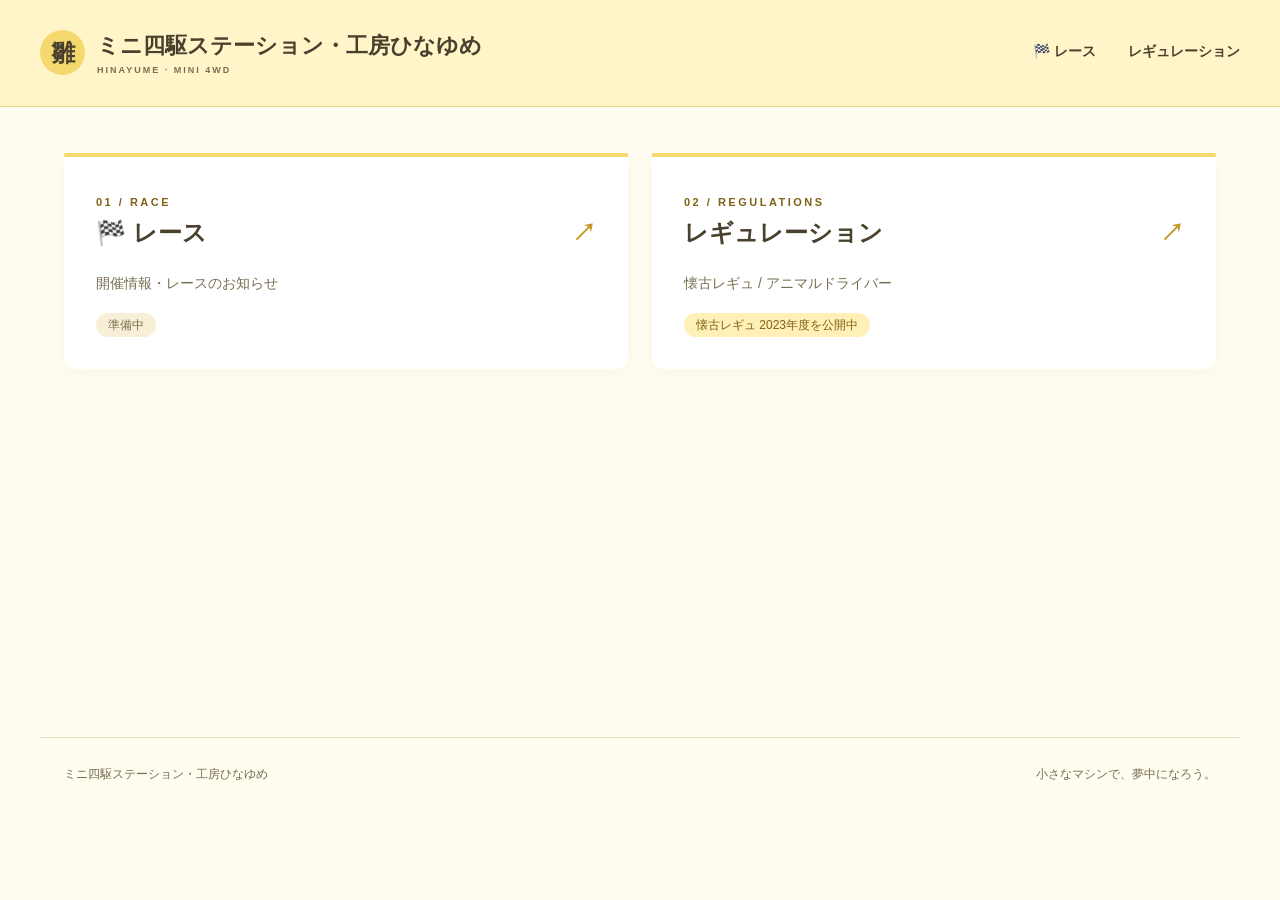
<file: docs/index.html>
<!doctype html>
<html lang="ja"><head><meta charset="utf-8"><meta name="viewport" content="width=device-width,initial-scale=1">
<title>ホーム | ミニ四駆ステーション・工房ひなゆめ</title><meta name="description" content="ミニ四駆ステーション・工房ひなゆめ。レース情報と、懐古レギュ・アニマルドライバーのレギュレーション。">
<link rel="icon" href="favicon.svg" type="image/svg+xml"><link rel="stylesheet" href="style.css?v=3"></head>
<body><a class="skip" href="#main">本文へ移動</a><header><a class="brand" href="index.html"><span class="brand-icon">雛</span><span>ミニ四駆ステーション・工房ひなゆめ<small>HINAYUME · MINI 4WD</small></span></a>
<nav aria-label="メインメニュー"><a href="race/index.html">🏁 レース</a><a href="regulations/index.html">レギュレーション</a></nav></header>
<main id="main"><h1 class="visually-hidden">ミニ四駆ステーション・工房ひなゆめ</h1>
<section class="entry-grid"><a class="entry" href="race/index.html"><span class="eyebrow">01 / RACE</span><h2>🏁 レース <span>↗</span></h2><p>開催情報・レースのお知らせ</p><small>準備中</small></a><a class="entry" href="regulations/index.html"><span class="eyebrow">02 / REGULATIONS</span><h2>レギュレーション <span>↗</span></h2><p>懐古レギュ / アニマルドライバー</p><small class="live">懐古レギュ 2023年度を公開中</small></a></section></main><footer><a href="index.html">ミニ四駆ステーション・工房ひなゆめ</a><span>小さなマシンで、夢中になろう。</span></footer></body></html>
</file>
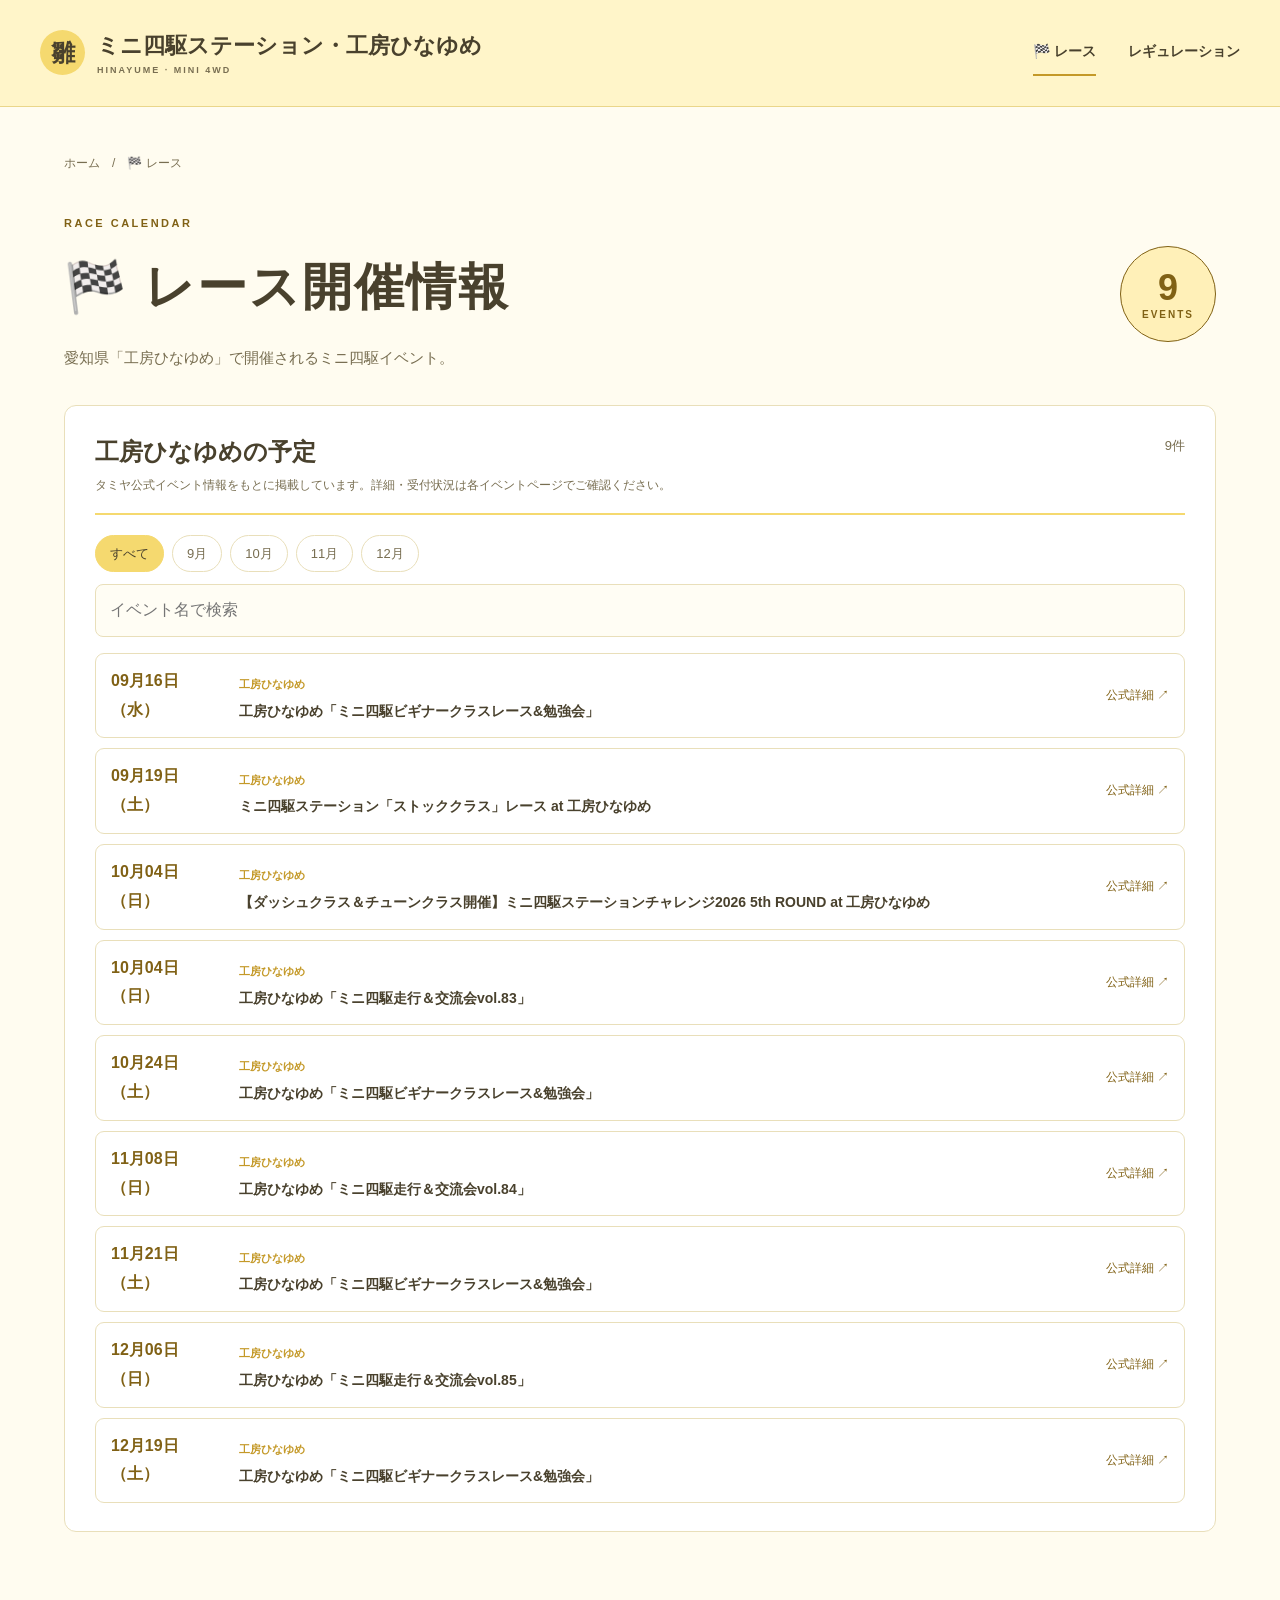
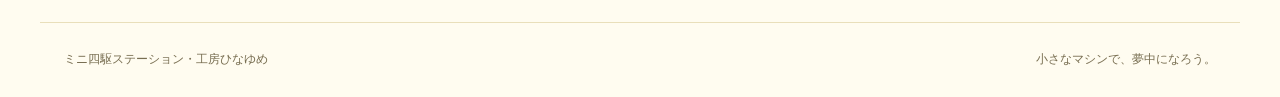
<file: docs/race/index.html>
<!doctype html>
<html lang="ja"><head><meta charset="utf-8"><meta name="viewport" content="width=device-width,initial-scale=1">
<title>🏁 レース | ミニ四駆ステーション・工房ひなゆめ</title><meta name="description" content="ミニ四駆ステーション・工房ひなゆめ。レース情報と、懐古レギュ・アニマルドライバーのレギュレーション。">
<link rel="icon" href="../favicon.svg" type="image/svg+xml"><link rel="stylesheet" href="../style.css?v=3"></head>
<body><a class="skip" href="#main">本文へ移動</a><header><a class="brand" href="../index.html"><span class="brand-icon">雛</span><span>ミニ四駆ステーション・工房ひなゆめ<small>HINAYUME · MINI 4WD</small></span></a>
<nav aria-label="メインメニュー"><a href="../race/index.html" aria-current="page">🏁 レース</a><a href="../regulations/index.html">レギュレーション</a></nav></header>
<main id="main"><div class="breadcrumb"><a href="../index.html">ホーム</a><span>/</span>🏁 レース</div><div class="race-heading"><div><p class="eyebrow">RACE CALENDAR</p><h1>🏁 レース開催情報</h1><p class="intro">愛知県「工房ひなゆめ」で開催されるミニ四駆イベント。</p></div><div class="roundel">9<small>EVENTS</small></div></div>
<section class="race-panel" aria-labelledby="race-list-heading"><div class="race-toolbar"><div><h2 id="race-list-heading">工房ひなゆめの予定</h2><p class="note">タミヤ公式イベント情報をもとに掲載しています。詳細・受付状況は各イベントページでご確認ください。</p></div><span id="race-count" class="race-count"></span></div><div id="race-months" class="race-months" role="group" aria-label="月で絞り込む"></div><label class="race-search"><span class="visually-hidden">イベント名で検索</span><input id="race-q" type="search" placeholder="イベント名で検索" autocomplete="off"></label><div id="race-list" class="race-list"></div><p id="race-empty" class="parts-empty" hidden>該当するイベントがありません。</p></section></main><footer><a href="../index.html">ミニ四駆ステーション・工房ひなゆめ</a><span>小さなマシンで、夢中になろう。</span></footer><script>
(function(){
  var events=[{"date": "2026-09-16", "shop": "工房ひなゆめ", "name": "工房ひなゆめ「ミニ四駆ビギナークラスレース&勉強会」", "url": "https://www.tamiya.com/japan/event/tamiya_event_26731"}, {"date": "2026-09-19", "shop": "工房ひなゆめ", "name": "ミニ四駆ステーション「ストッククラス」レース at 工房ひなゆめ", "url": "https://www.tamiya.com/japan/event/m4stsc2026_0806_049"}, {"date": "2026-10-04", "shop": "工房ひなゆめ", "name": "【ダッシュクラス＆チューンクラス開催】ミニ四駆ステーションチャレンジ2026 5th ROUND at 工房ひなゆめ", "url": "https://www.tamiya.com/japan/event/m4stc2026_5th_0909_027"}, {"date": "2026-10-04", "shop": "工房ひなゆめ", "name": "工房ひなゆめ「ミニ四駆走行＆交流会vol.83」", "url": "https://www.tamiya.com/japan/event/tamiya_event_26724"}, {"date": "2026-10-24", "shop": "工房ひなゆめ", "name": "工房ひなゆめ「ミニ四駆ビギナークラスレース&勉強会」", "url": "https://www.tamiya.com/japan/event/tamiya_event_26732"}, {"date": "2026-11-08", "shop": "工房ひなゆめ", "name": "工房ひなゆめ「ミニ四駆走行＆交流会vol.84」", "url": "https://www.tamiya.com/japan/event/tamiya_event_26725"}, {"date": "2026-11-21", "shop": "工房ひなゆめ", "name": "工房ひなゆめ「ミニ四駆ビギナークラスレース&勉強会」", "url": "https://www.tamiya.com/japan/event/tamiya_event_26733"}, {"date": "2026-12-06", "shop": "工房ひなゆめ", "name": "工房ひなゆめ「ミニ四駆走行＆交流会vol.85」", "url": "https://www.tamiya.com/japan/event/tamiya_event_26726"}, {"date": "2026-12-19", "shop": "工房ひなゆめ", "name": "工房ひなゆめ「ミニ四駆ビギナークラスレース&勉強会」", "url": "https://www.tamiya.com/japan/event/tamiya_event_26734"}], list=document.getElementById('race-list'), months=document.getElementById('race-months'), q=document.getElementById('race-q'), count=document.getElementById('race-count'), empty=document.getElementById('race-empty'), active='all';
  var labels={'09':'9月','10':'10月','11':'11月','12':'12月'};
  function dateText(value){var p=value.split('-'), d=new Date(value+'T00:00:00'); return p[1]+'月'+p[2]+'日（'+['日','月','火','水','木','金','土'][d.getDay()]+'）';}
  function renderMonths(){var keys=[]; events.forEach(function(e){var m=e.date.slice(5,7); if(keys.indexOf(m)<0)keys.push(m);}); months.innerHTML='<button class="race-chip on" data-month="all">すべて</button>'+keys.map(function(m){return '<button class="race-chip" data-month="'+m+'">'+labels[m]+'</button>';}).join(''); [].forEach.call(months.children,function(b){b.addEventListener('click',function(){active=b.dataset.month; [].forEach.call(months.children,function(x){x.classList.toggle('on',x===b);}); render();});});}
  function render(){var term=q.value.trim().toLowerCase(), hit=events.filter(function(e){return (active==='all'||e.date.slice(5,7)===active)&&(!term||e.name.toLowerCase().indexOf(term)>-1);}); list.innerHTML=hit.map(function(e){return '<article class="race-card"><div class="race-date">'+dateText(e.date)+'</div><div class="race-info"><span class="race-shop">'+e.shop+'</span><h3>'+e.name+'</h3></div><a class="race-detail" href="'+e.url+'" target="_blank" rel="noopener">公式詳細 ↗</a></article>';}).join(''); count.textContent=hit.length+'件'; empty.hidden=hit.length>0;}
  q.addEventListener('input',render); renderMonths(); render();
})();
</script></body></html>
</file>
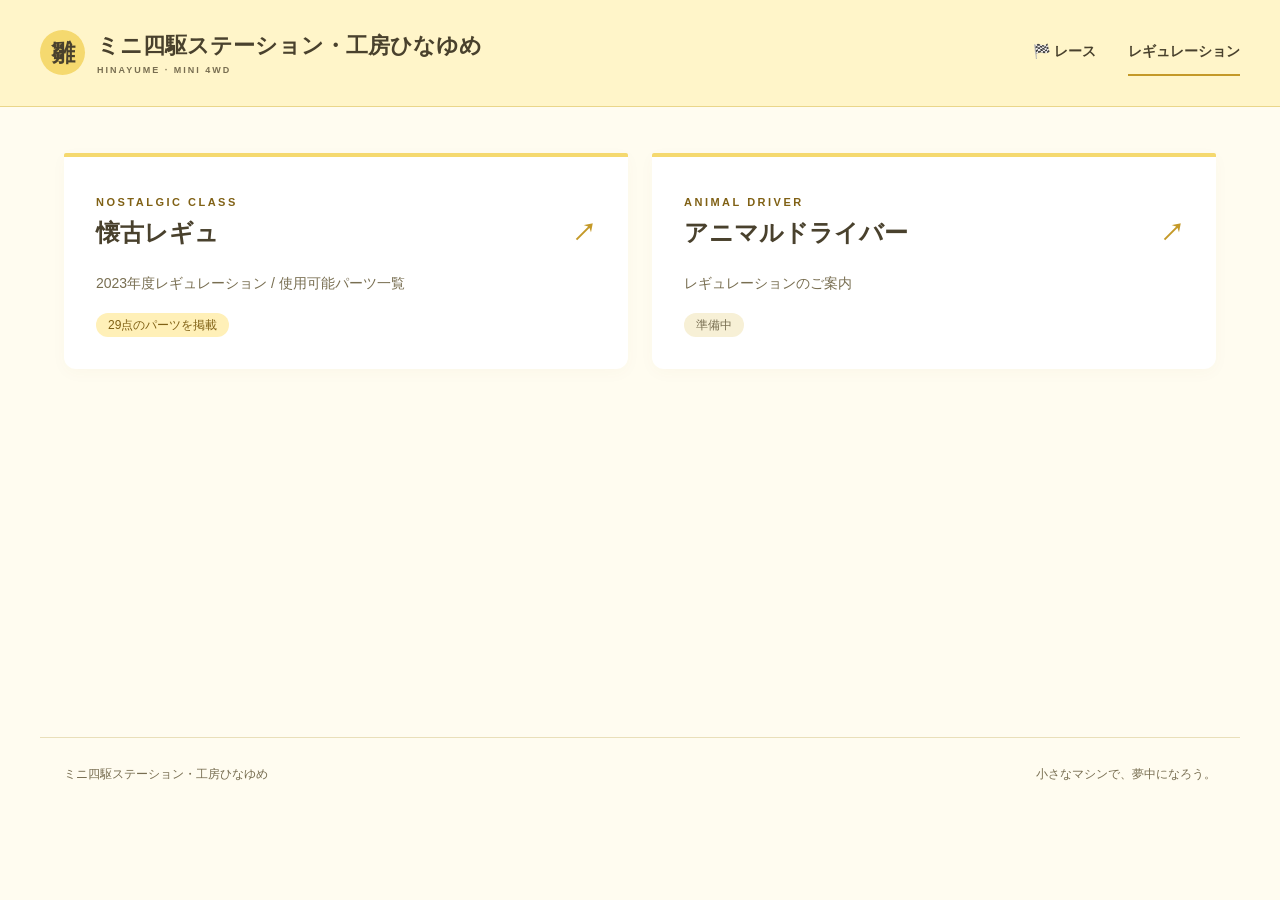
<file: docs/regulations/index.html>
<!doctype html>
<html lang="ja"><head><meta charset="utf-8"><meta name="viewport" content="width=device-width,initial-scale=1">
<title>レギュレーション | ミニ四駆ステーション・工房ひなゆめ</title><meta name="description" content="ミニ四駆ステーション・工房ひなゆめ。レース情報と、懐古レギュ・アニマルドライバーのレギュレーション。">
<link rel="icon" href="../favicon.svg" type="image/svg+xml"><link rel="stylesheet" href="../style.css?v=3"></head>
<body><a class="skip" href="#main">本文へ移動</a><header><a class="brand" href="../index.html"><span class="brand-icon">雛</span><span>ミニ四駆ステーション・工房ひなゆめ<small>HINAYUME · MINI 4WD</small></span></a>
<nav aria-label="メインメニュー"><a href="../race/index.html">🏁 レース</a><a href="../regulations/index.html" aria-current="page">レギュレーション</a></nav></header>
<main id="main"><h1 class="visually-hidden">レギュレーション</h1><section class="entry-grid"><a class="entry" href="kaiko/index.html"><span class="eyebrow">NOSTALGIC CLASS</span><h2>懐古レギュ <span>↗</span></h2><p>2023年度レギュレーション / 使用可能パーツ一覧</p><small class="live">29点のパーツを掲載</small></a><a class="entry" href="animal/index.html"><span class="eyebrow">ANIMAL DRIVER</span><h2>アニマルドライバー <span>↗</span></h2><p>レギュレーションのご案内</p><small>準備中</small></a></section></main><footer><a href="../index.html">ミニ四駆ステーション・工房ひなゆめ</a><span>小さなマシンで、夢中になろう。</span></footer></body></html>
</file>
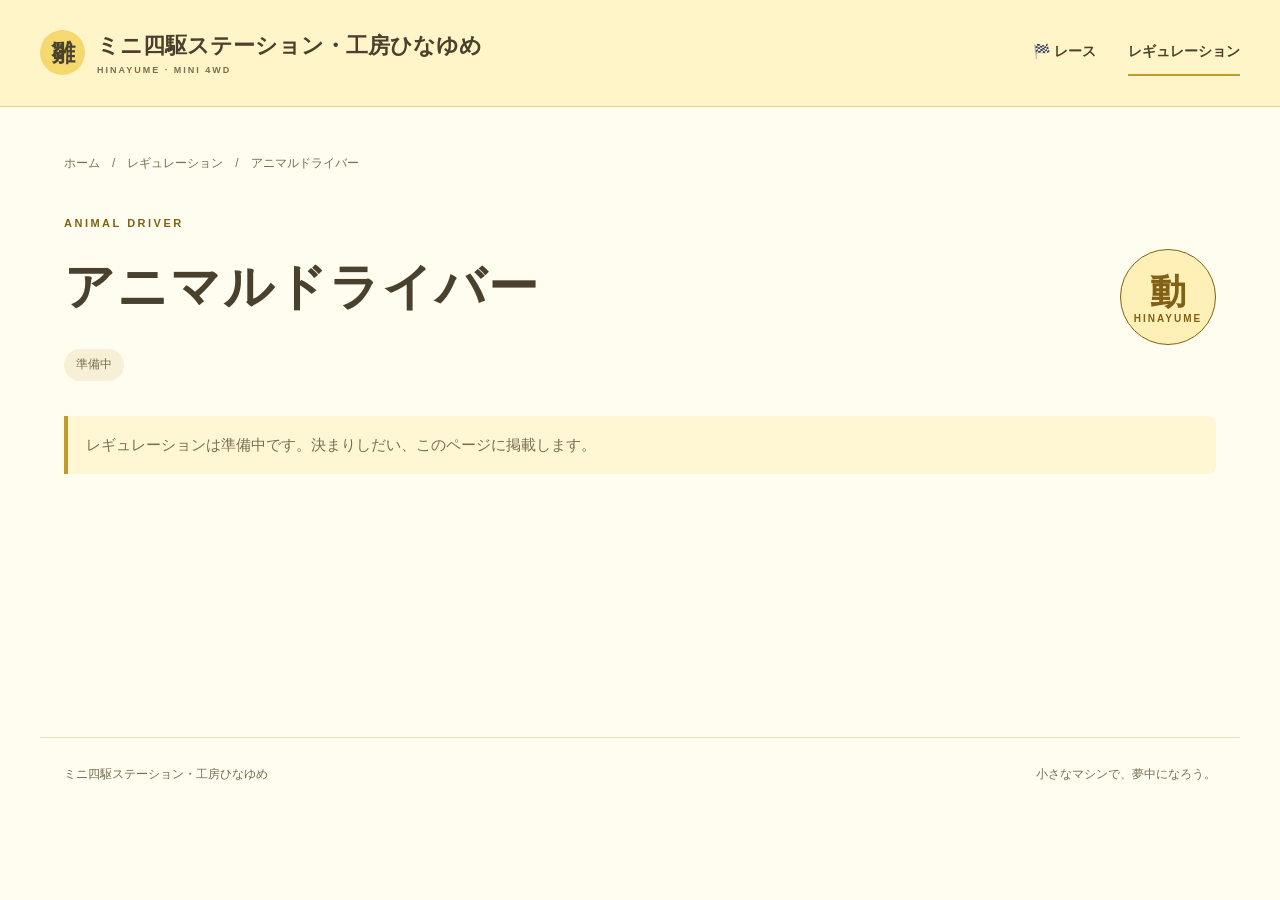
<file: docs/regulations/animal/index.html>
<!doctype html>
<html lang="ja"><head><meta charset="utf-8"><meta name="viewport" content="width=device-width,initial-scale=1">
<title>アニマルドライバー | ミニ四駆ステーション・工房ひなゆめ</title><meta name="description" content="ミニ四駆ステーション・工房ひなゆめ。レース情報と、懐古レギュ・アニマルドライバーのレギュレーション。">
<link rel="icon" href="../../favicon.svg" type="image/svg+xml"><link rel="stylesheet" href="../../style.css?v=3"></head>
<body><a class="skip" href="#main">本文へ移動</a><header><a class="brand" href="../../index.html"><span class="brand-icon">雛</span><span>ミニ四駆ステーション・工房ひなゆめ<small>HINAYUME · MINI 4WD</small></span></a>
<nav aria-label="メインメニュー"><a href="../../race/index.html">🏁 レース</a><a href="../../regulations/index.html" aria-current="page">レギュレーション</a></nav></header>
<main id="main"><div class="breadcrumb"><a href="../../index.html">ホーム</a><span>/</span><a href="../index.html">レギュレーション</a><span>/</span>アニマルドライバー</div><div class="page-heading"><div><p class="eyebrow">ANIMAL DRIVER</p><h1>アニマルドライバー</h1><span class="status">準備中</span></div><div class="roundel">動<small>HINAYUME</small></div></div><div class="rule"><p class="note-box">レギュレーションは準備中です。決まりしだい、このページに掲載します。</p></div></main><footer><a href="../../index.html">ミニ四駆ステーション・工房ひなゆめ</a><span>小さなマシンで、夢中になろう。</span></footer></body></html>
</file>
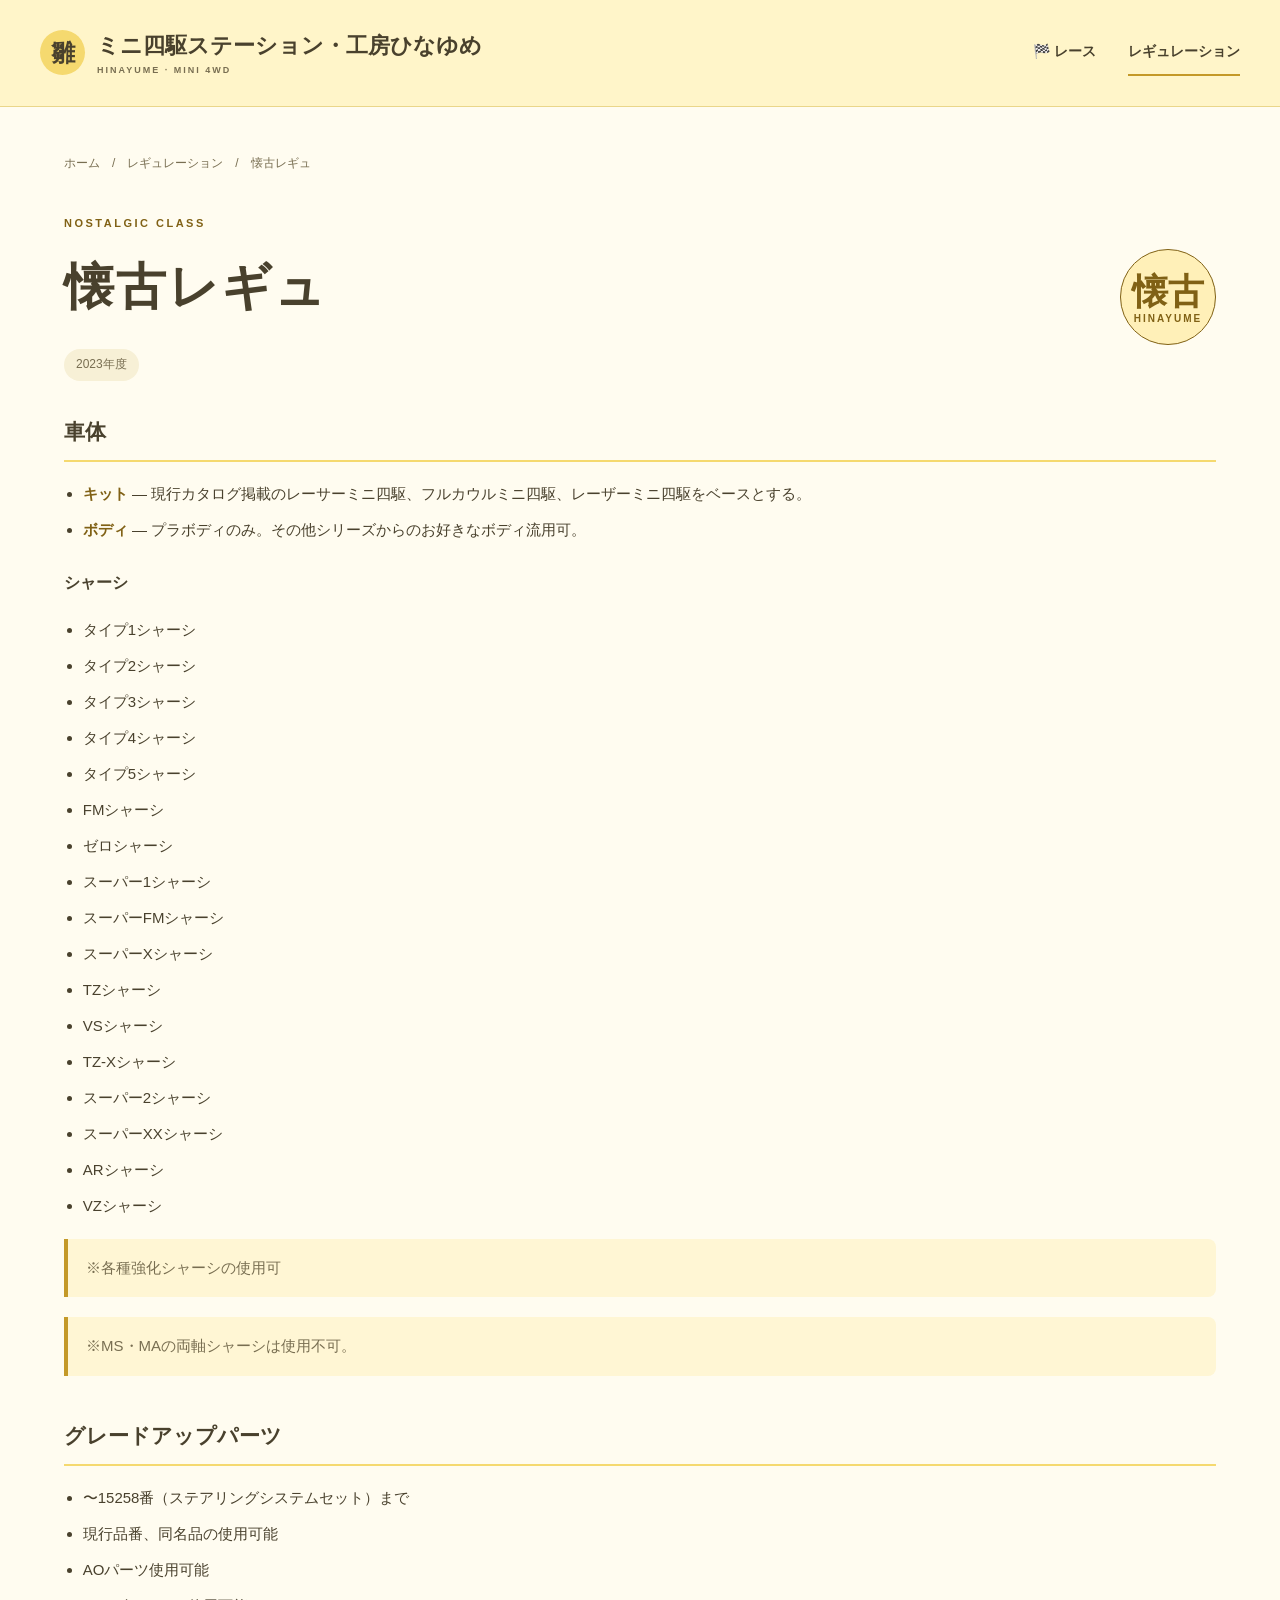
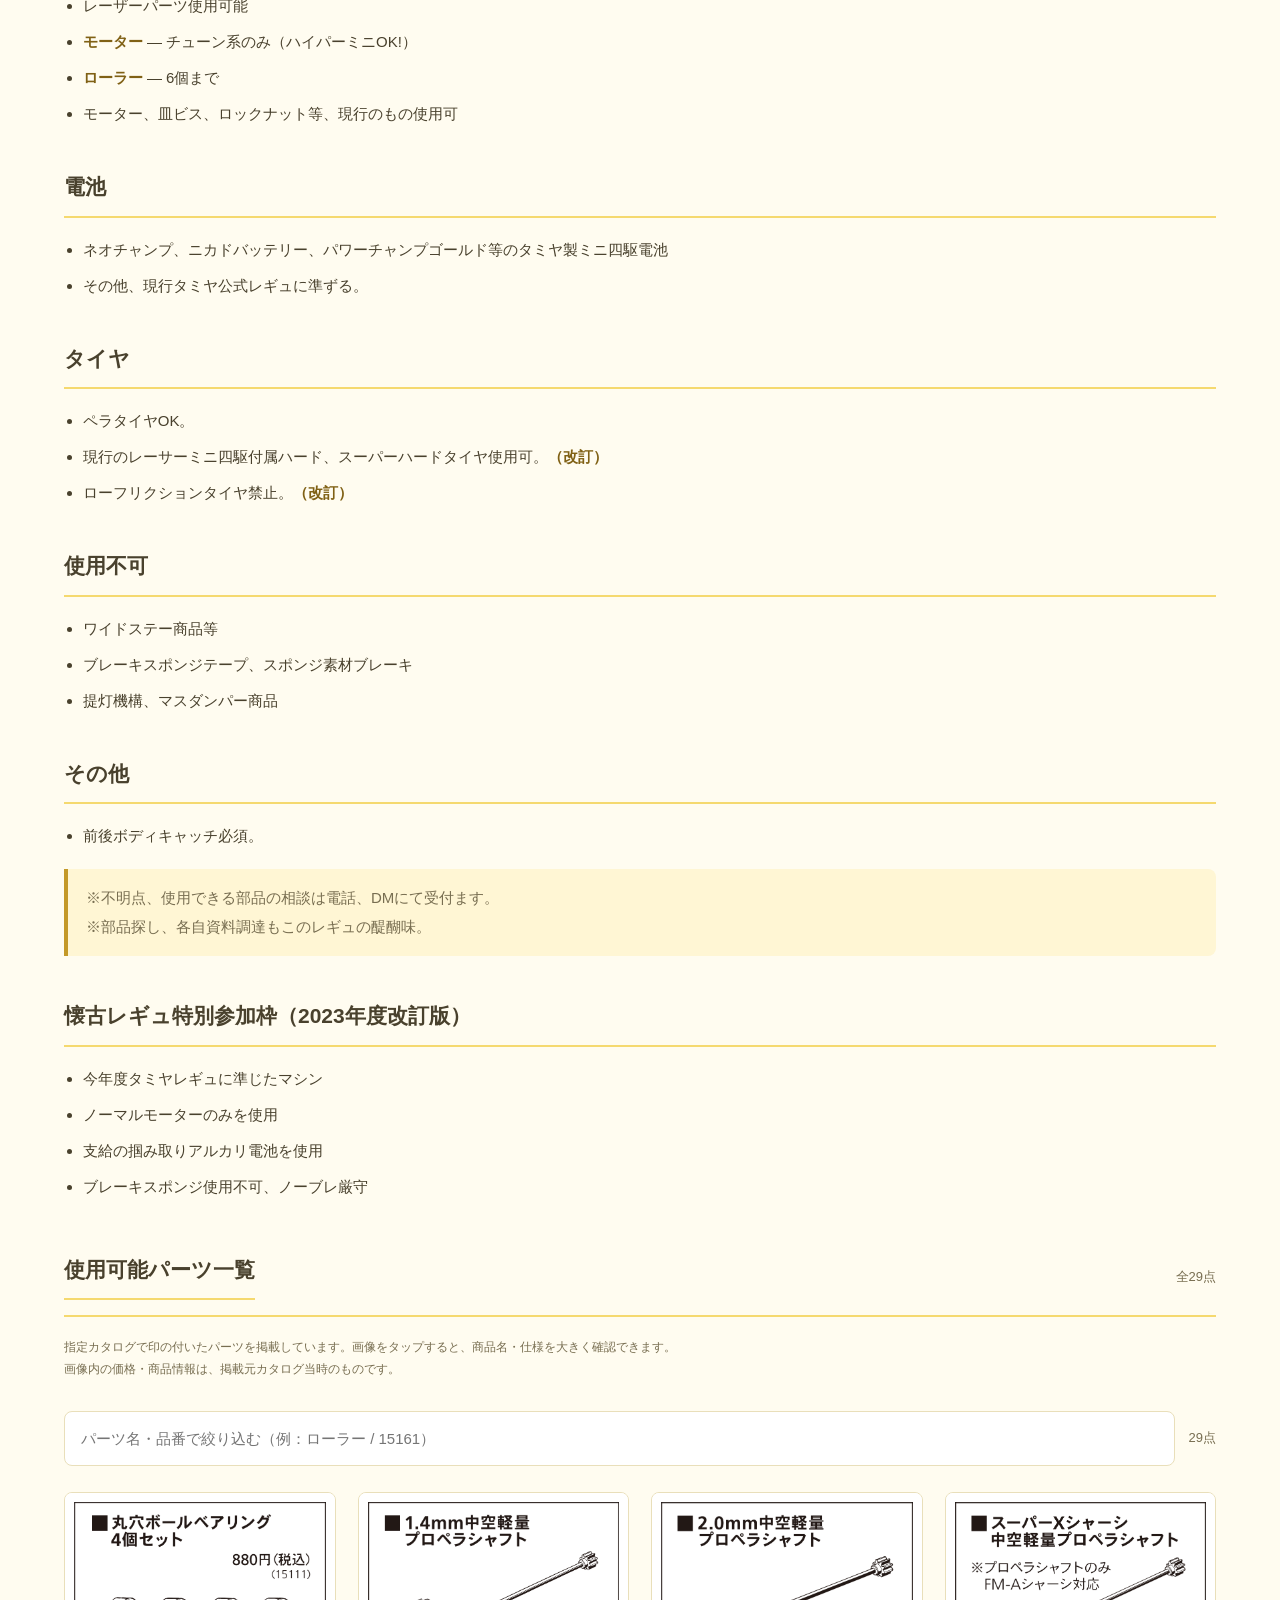
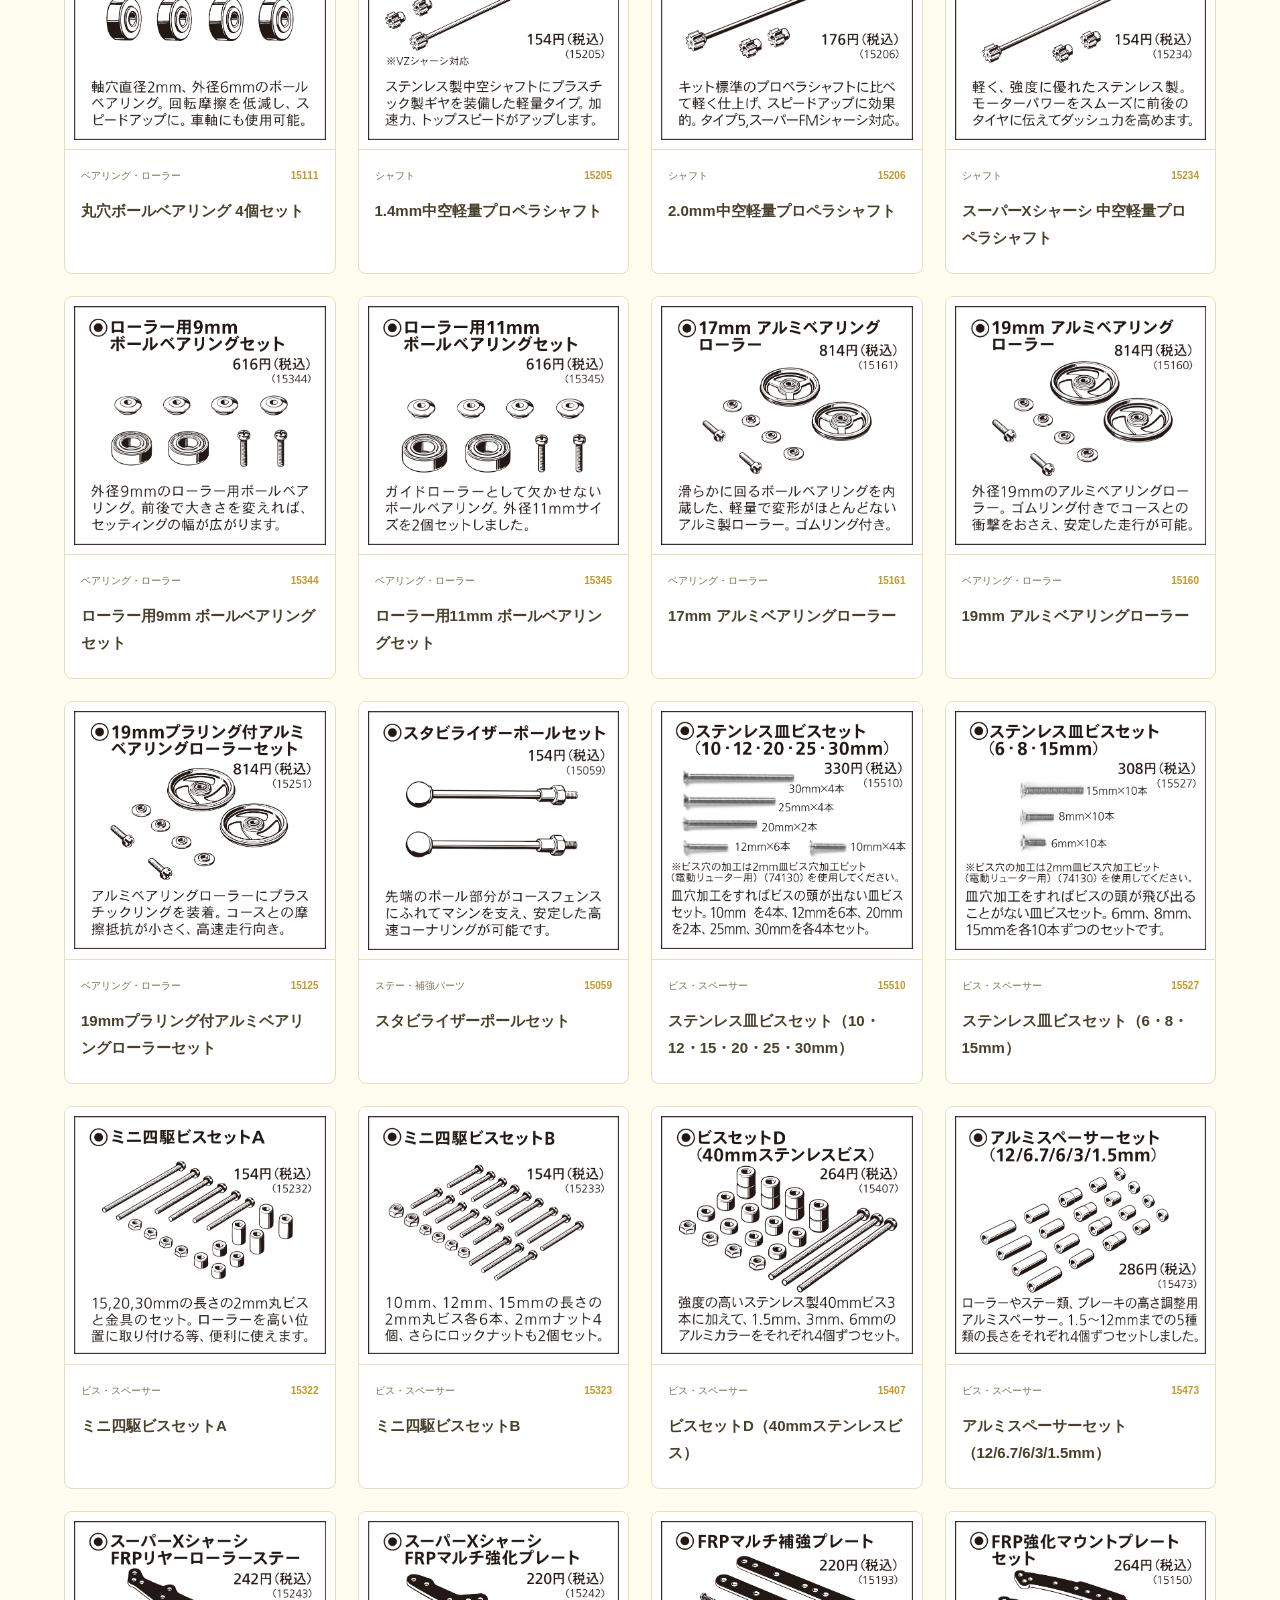
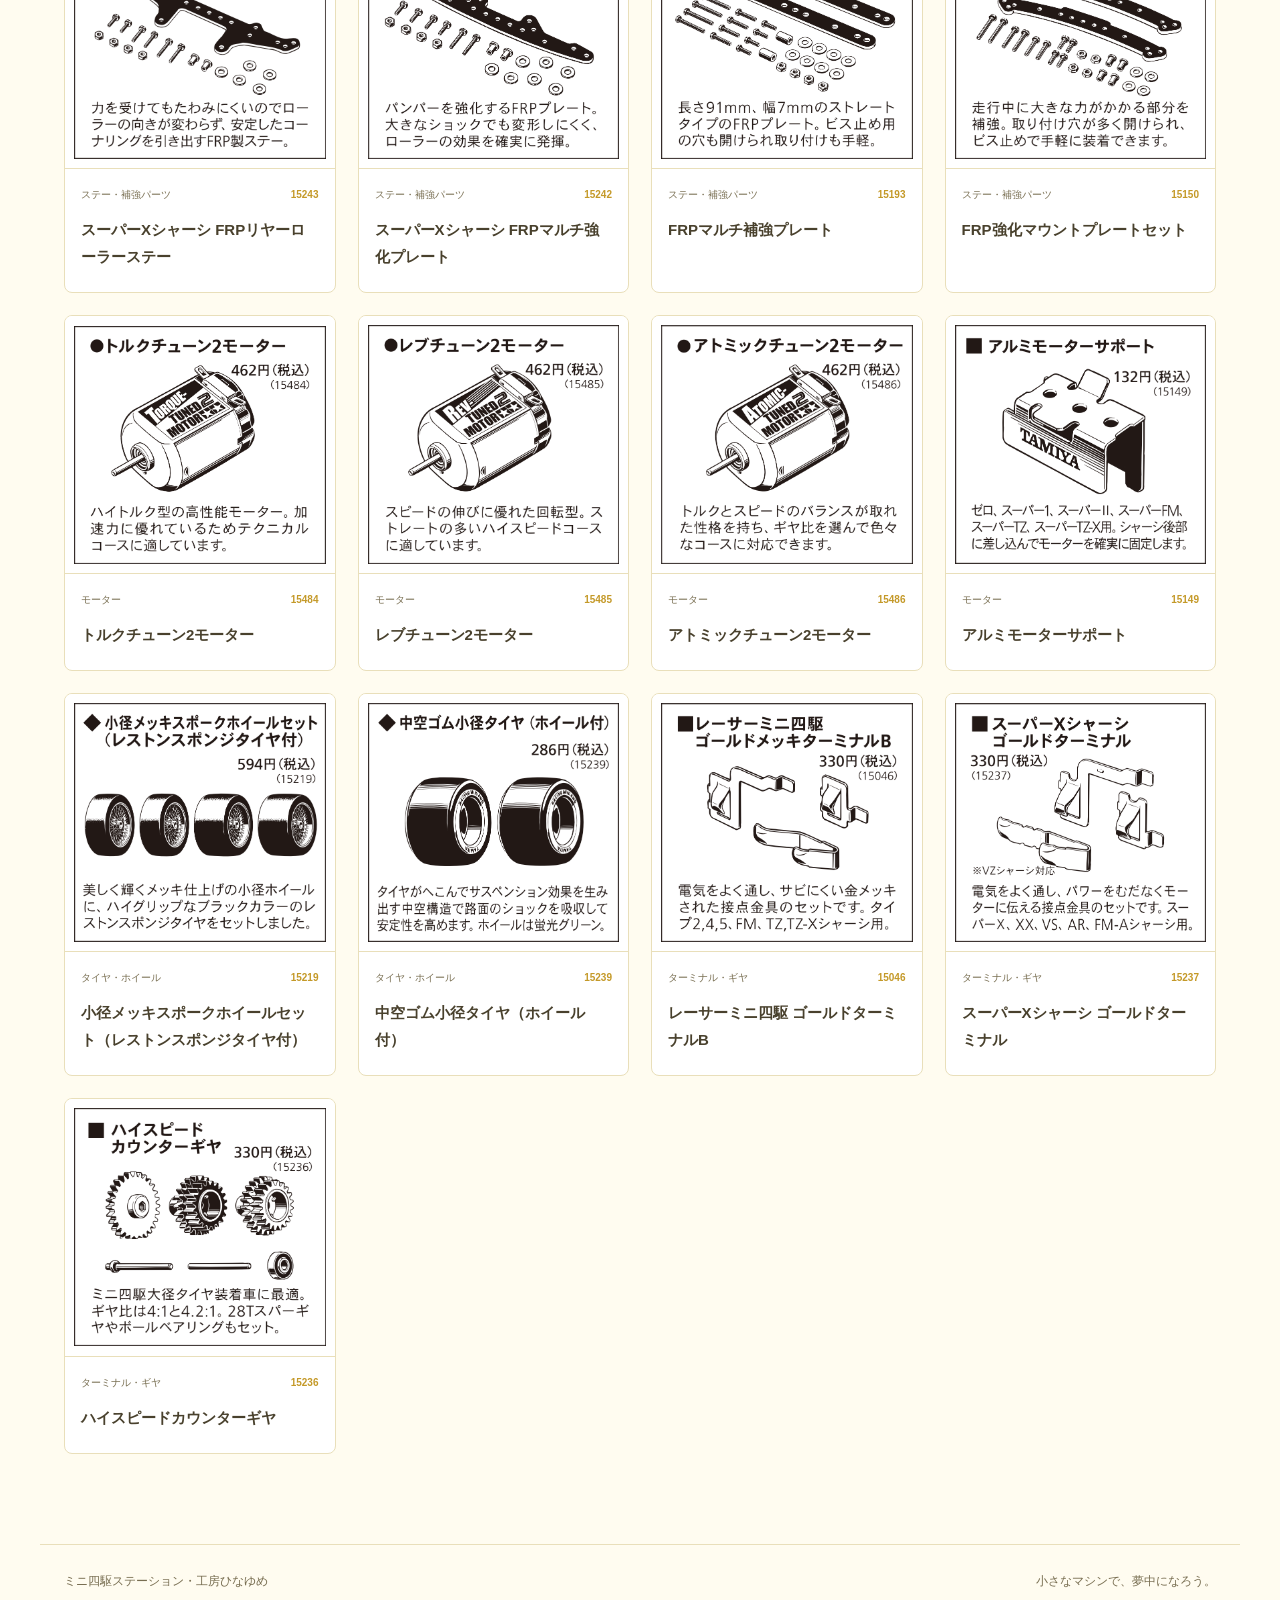
<file: docs/regulations/kaiko/index.html>
<!doctype html>
<html lang="ja"><head><meta charset="utf-8"><meta name="viewport" content="width=device-width,initial-scale=1">
<title>懐古レギュ | ミニ四駆ステーション・工房ひなゆめ</title><meta name="description" content="ミニ四駆ステーション・工房ひなゆめ。レース情報と、懐古レギュ・アニマルドライバーのレギュレーション。">
<link rel="icon" href="../../favicon.svg" type="image/svg+xml"><link rel="stylesheet" href="../../style.css?v=3"></head>
<body><a class="skip" href="#main">本文へ移動</a><header><a class="brand" href="../../index.html"><span class="brand-icon">雛</span><span>ミニ四駆ステーション・工房ひなゆめ<small>HINAYUME · MINI 4WD</small></span></a>
<nav aria-label="メインメニュー"><a href="../../race/index.html">🏁 レース</a><a href="../../regulations/index.html" aria-current="page">レギュレーション</a></nav></header>
<main id="main"><div class="breadcrumb"><a href="../../index.html">ホーム</a><span>/</span><a href="../index.html">レギュレーション</a><span>/</span>懐古レギュ</div><div class="page-heading"><div><p class="eyebrow">NOSTALGIC CLASS</p><h1>懐古レギュ</h1><span class="status">2023年度</span></div><div class="roundel">懐古<small>HINAYUME</small></div></div><div class="rule"><h2>車体</h2>
<ul class="rule-list"><li><strong>キット</strong> — 現行カタログ掲載のレーサーミニ四駆、フルカウルミニ四駆、レーザーミニ四駆をベースとする。</li><li><strong>ボディ</strong> — プラボディのみ。その他シリーズからのお好きなボディ流用可。</li></ul>
<h3 class="rule-sub">シャーシ</h3>
<ul class="rule-list"><li>タイプ1シャーシ</li><li>タイプ2シャーシ</li><li>タイプ3シャーシ</li><li>タイプ4シャーシ</li><li>タイプ5シャーシ</li><li>FMシャーシ</li><li>ゼロシャーシ</li><li>スーパー1シャーシ</li><li>スーパーFMシャーシ</li><li>スーパーXシャーシ</li><li>TZシャーシ</li><li>VSシャーシ</li><li>TZ-Xシャーシ</li><li>スーパー2シャーシ</li><li>スーパーXXシャーシ</li><li>ARシャーシ</li><li>VZシャーシ</li></ul>
<p class="note-box">※各種強化シャーシの使用可</p>
<p class="note-box">※MS・MAの両軸シャーシは使用不可。</p>
<h2>グレードアップパーツ</h2>
<ul class="rule-list"><li>〜15258番（ステアリングシステムセット）まで</li><li>現行品番、同名品の使用可能</li><li>AOパーツ使用可能</li><li>レーザーパーツ使用可能</li><li><strong>モーター</strong> — チューン系のみ（ハイパーミニOK!）</li><li><strong>ローラー</strong> — 6個まで</li><li>モーター、皿ビス、ロックナット等、現行のもの使用可</li></ul>
<h2>電池</h2>
<ul class="rule-list"><li>ネオチャンプ、ニカドバッテリー、パワーチャンプゴールド等のタミヤ製ミニ四駆電池</li><li>その他、現行タミヤ公式レギュに準ずる。</li></ul>
<h2>タイヤ</h2>
<ul class="rule-list"><li>ペラタイヤOK。</li><li>現行のレーサーミニ四駆付属ハード、スーパーハードタイヤ使用可。<strong>（改訂）</strong></li><li>ローフリクションタイヤ禁止。<strong>（改訂）</strong></li></ul>
<h2>使用不可</h2>
<ul class="rule-list"><li>ワイドステー商品等</li><li>ブレーキスポンジテープ、スポンジ素材ブレーキ</li><li>提灯機構、マスダンパー商品</li></ul>
<h2>その他</h2>
<ul class="rule-list"><li>前後ボディキャッチ必須。</li></ul>
<p class="note-box">※不明点、使用できる部品の相談は電話、DMにて受付ます。<br>※部品探し、各自資料調達もこのレギュの醍醐味。</p>
<h2>懐古レギュ特別参加枠（2023年度改訂版）</h2>
<ul class="rule-list"><li>今年度タミヤレギュに準じたマシン</li><li>ノーマルモーターのみを使用</li><li>支給の掴み取りアルカリ電池を使用</li><li>ブレーキスポンジ使用不可、ノーブレ厳守</li></ul>
<section aria-labelledby="parts-heading">
<div class="section-heading"><h2 id="parts-heading">使用可能パーツ一覧</h2><span>全29点</span></div>
<p class="note">指定カタログで印の付いたパーツを掲載しています。画像をタップすると、商品名・仕様を大きく確認できます。<br>画像内の価格・商品情報は、掲載元カタログ当時のものです。</p>
<div class="part-search"><label for="part-q" class="visually-hidden">パーツを検索</label>
<input id="part-q" type="search" placeholder="パーツ名・品番で絞り込む（例：ローラー / 15161）" autocomplete="off">
<span id="part-count" aria-live="polite">29点</span></div>
<div class="parts-grid" id="parts-grid"><article class="part" data-key="丸穴ボールベアリング 4個セット 15111 ベアリング・ローラー"><a class="part-image" href="../../assets/parts/p01_r02_c01.png" target="_blank" rel="noopener" aria-label="丸穴ボールベアリング 4個セットの画像を拡大（新しいタブ）"><img src="../../assets/parts/p01_r02_c01.png" alt="丸穴ボールベアリング 4個セットのカタログ画像" loading="lazy" width="750" height="712"><span>拡大 ↗</span></a><div class="part-body"><div class="part-meta"><span>ベアリング・ローラー</span><span>15111</span></div><h3>丸穴ボールベアリング 4個セット</h3></div></article><article class="part" data-key="1.4mm中空軽量プロペラシャフト 15205 シャフト"><a class="part-image" href="../../assets/parts/p01_r02_c06.png" target="_blank" rel="noopener" aria-label="1.4mm中空軽量プロペラシャフトの画像を拡大（新しいタブ）"><img src="../../assets/parts/p01_r02_c06.png" alt="1.4mm中空軽量プロペラシャフトのカタログ画像" loading="lazy" width="750" height="712"><span>拡大 ↗</span></a><div class="part-body"><div class="part-meta"><span>シャフト</span><span>15205</span></div><h3>1.4mm中空軽量プロペラシャフト</h3></div></article><article class="part" data-key="2.0mm中空軽量プロペラシャフト 15206 シャフト"><a class="part-image" href="../../assets/parts/p01_r03_c01.png" target="_blank" rel="noopener" aria-label="2.0mm中空軽量プロペラシャフトの画像を拡大（新しいタブ）"><img src="../../assets/parts/p01_r03_c01.png" alt="2.0mm中空軽量プロペラシャフトのカタログ画像" loading="lazy" width="750" height="712"><span>拡大 ↗</span></a><div class="part-body"><div class="part-meta"><span>シャフト</span><span>15206</span></div><h3>2.0mm中空軽量プロペラシャフト</h3></div></article><article class="part" data-key="スーパーXシャーシ 中空軽量プロペラシャフト 15234 シャフト"><a class="part-image" href="../../assets/parts/p01_r03_c02.png" target="_blank" rel="noopener" aria-label="スーパーXシャーシ 中空軽量プロペラシャフトの画像を拡大（新しいタブ）"><img src="../../assets/parts/p01_r03_c02.png" alt="スーパーXシャーシ 中空軽量プロペラシャフトのカタログ画像" loading="lazy" width="750" height="712"><span>拡大 ↗</span></a><div class="part-body"><div class="part-meta"><span>シャフト</span><span>15234</span></div><h3>スーパーXシャーシ 中空軽量プロペラシャフト</h3></div></article><article class="part" data-key="ローラー用9mm ボールベアリングセット 15344 ベアリング・ローラー"><a class="part-image" href="../../assets/parts/p01_r03_c04.png" target="_blank" rel="noopener" aria-label="ローラー用9mm ボールベアリングセットの画像を拡大（新しいタブ）"><img src="../../assets/parts/p01_r03_c04.png" alt="ローラー用9mm ボールベアリングセットのカタログ画像" loading="lazy" width="750" height="712"><span>拡大 ↗</span></a><div class="part-body"><div class="part-meta"><span>ベアリング・ローラー</span><span>15344</span></div><h3>ローラー用9mm ボールベアリングセット</h3></div></article><article class="part" data-key="ローラー用11mm ボールベアリングセット 15345 ベアリング・ローラー"><a class="part-image" href="../../assets/parts/p01_r03_c05.png" target="_blank" rel="noopener" aria-label="ローラー用11mm ボールベアリングセットの画像を拡大（新しいタブ）"><img src="../../assets/parts/p01_r03_c05.png" alt="ローラー用11mm ボールベアリングセットのカタログ画像" loading="lazy" width="750" height="712"><span>拡大 ↗</span></a><div class="part-body"><div class="part-meta"><span>ベアリング・ローラー</span><span>15345</span></div><h3>ローラー用11mm ボールベアリングセット</h3></div></article><article class="part" data-key="17mm アルミベアリングローラー 15161 ベアリング・ローラー"><a class="part-image" href="../../assets/parts/p01_r04_c02.png" target="_blank" rel="noopener" aria-label="17mm アルミベアリングローラーの画像を拡大（新しいタブ）"><img src="../../assets/parts/p01_r04_c02.png" alt="17mm アルミベアリングローラーのカタログ画像" loading="lazy" width="750" height="712"><span>拡大 ↗</span></a><div class="part-body"><div class="part-meta"><span>ベアリング・ローラー</span><span>15161</span></div><h3>17mm アルミベアリングローラー</h3></div></article><article class="part" data-key="19mm アルミベアリングローラー 15160 ベアリング・ローラー"><a class="part-image" href="../../assets/parts/p01_r04_c06.png" target="_blank" rel="noopener" aria-label="19mm アルミベアリングローラーの画像を拡大（新しいタブ）"><img src="../../assets/parts/p01_r04_c06.png" alt="19mm アルミベアリングローラーのカタログ画像" loading="lazy" width="750" height="712"><span>拡大 ↗</span></a><div class="part-body"><div class="part-meta"><span>ベアリング・ローラー</span><span>15160</span></div><h3>19mm アルミベアリングローラー</h3></div></article><article class="part" data-key="19mmプラリング付アルミベアリングローラーセット 15125 ベアリング・ローラー"><a class="part-image" href="../../assets/parts/p01_r05_c01.png" target="_blank" rel="noopener" aria-label="19mmプラリング付アルミベアリングローラーセットの画像を拡大（新しいタブ）"><img src="../../assets/parts/p01_r05_c01.png" alt="19mmプラリング付アルミベアリングローラーセットのカタログ画像" loading="lazy" width="750" height="712"><span>拡大 ↗</span></a><div class="part-body"><div class="part-meta"><span>ベアリング・ローラー</span><span>15125</span></div><h3>19mmプラリング付アルミベアリングローラーセット</h3></div></article><article class="part" data-key="スタビライザーポールセット 15059 ステー・補強パーツ"><a class="part-image" href="../../assets/parts/p01_r06_c04.png" target="_blank" rel="noopener" aria-label="スタビライザーポールセットの画像を拡大（新しいタブ）"><img src="../../assets/parts/p01_r06_c04.png" alt="スタビライザーポールセットのカタログ画像" loading="lazy" width="750" height="712"><span>拡大 ↗</span></a><div class="part-body"><div class="part-meta"><span>ステー・補強パーツ</span><span>15059</span></div><h3>スタビライザーポールセット</h3></div></article><article class="part" data-key="ステンレス皿ビスセット（10・12・15・20・25・30mm） 15510 ビス・スペーサー"><a class="part-image" href="../../assets/parts/p02_r02_c05.png" target="_blank" rel="noopener" aria-label="ステンレス皿ビスセット（10・12・15・20・25・30mm）の画像を拡大（新しいタブ）"><img src="../../assets/parts/p02_r02_c05.png" alt="ステンレス皿ビスセット（10・12・15・20・25・30mm）のカタログ画像" loading="lazy" width="750" height="712"><span>拡大 ↗</span></a><div class="part-body"><div class="part-meta"><span>ビス・スペーサー</span><span>15510</span></div><h3>ステンレス皿ビスセット（10・12・15・20・25・30mm）</h3></div></article><article class="part" data-key="ステンレス皿ビスセット（6・8・15mm） 15527 ビス・スペーサー"><a class="part-image" href="../../assets/parts/p02_r02_c06.png" target="_blank" rel="noopener" aria-label="ステンレス皿ビスセット（6・8・15mm）の画像を拡大（新しいタブ）"><img src="../../assets/parts/p02_r02_c06.png" alt="ステンレス皿ビスセット（6・8・15mm）のカタログ画像" loading="lazy" width="750" height="712"><span>拡大 ↗</span></a><div class="part-body"><div class="part-meta"><span>ビス・スペーサー</span><span>15527</span></div><h3>ステンレス皿ビスセット（6・8・15mm）</h3></div></article><article class="part" data-key="ミニ四駆ビスセットA 15322 ビス・スペーサー"><a class="part-image" href="../../assets/parts/p02_r03_c01.png" target="_blank" rel="noopener" aria-label="ミニ四駆ビスセットAの画像を拡大（新しいタブ）"><img src="../../assets/parts/p02_r03_c01.png" alt="ミニ四駆ビスセットAのカタログ画像" loading="lazy" width="750" height="712"><span>拡大 ↗</span></a><div class="part-body"><div class="part-meta"><span>ビス・スペーサー</span><span>15322</span></div><h3>ミニ四駆ビスセットA</h3></div></article><article class="part" data-key="ミニ四駆ビスセットB 15323 ビス・スペーサー"><a class="part-image" href="../../assets/parts/p02_r03_c02.png" target="_blank" rel="noopener" aria-label="ミニ四駆ビスセットBの画像を拡大（新しいタブ）"><img src="../../assets/parts/p02_r03_c02.png" alt="ミニ四駆ビスセットBのカタログ画像" loading="lazy" width="750" height="712"><span>拡大 ↗</span></a><div class="part-body"><div class="part-meta"><span>ビス・スペーサー</span><span>15323</span></div><h3>ミニ四駆ビスセットB</h3></div></article><article class="part" data-key="ビスセットD（40mmステンレスビス） 15407 ビス・スペーサー"><a class="part-image" href="../../assets/parts/p02_r03_c03.png" target="_blank" rel="noopener" aria-label="ビスセットD（40mmステンレスビス）の画像を拡大（新しいタブ）"><img src="../../assets/parts/p02_r03_c03.png" alt="ビスセットD（40mmステンレスビス）のカタログ画像" loading="lazy" width="750" height="712"><span>拡大 ↗</span></a><div class="part-body"><div class="part-meta"><span>ビス・スペーサー</span><span>15407</span></div><h3>ビスセットD（40mmステンレスビス）</h3></div></article><article class="part" data-key="アルミスペーサーセット（12/6.7/6/3/1.5mm） 15473 ビス・スペーサー"><a class="part-image" href="../../assets/parts/p02_r03_c04.png" target="_blank" rel="noopener" aria-label="アルミスペーサーセット（12/6.7/6/3/1.5mm）の画像を拡大（新しいタブ）"><img src="../../assets/parts/p02_r03_c04.png" alt="アルミスペーサーセット（12/6.7/6/3/1.5mm）のカタログ画像" loading="lazy" width="750" height="712"><span>拡大 ↗</span></a><div class="part-body"><div class="part-meta"><span>ビス・スペーサー</span><span>15473</span></div><h3>アルミスペーサーセット（12/6.7/6/3/1.5mm）</h3></div></article><article class="part" data-key="スーパーXシャーシ FRPリヤーローラーステー 15243 ステー・補強パーツ"><a class="part-image" href="../../assets/parts/p02_r04_c06.png" target="_blank" rel="noopener" aria-label="スーパーXシャーシ FRPリヤーローラーステーの画像を拡大（新しいタブ）"><img src="../../assets/parts/p02_r04_c06.png" alt="スーパーXシャーシ FRPリヤーローラーステーのカタログ画像" loading="lazy" width="750" height="712"><span>拡大 ↗</span></a><div class="part-body"><div class="part-meta"><span>ステー・補強パーツ</span><span>15243</span></div><h3>スーパーXシャーシ FRPリヤーローラーステー</h3></div></article><article class="part" data-key="スーパーXシャーシ FRPマルチ強化プレート 15242 ステー・補強パーツ"><a class="part-image" href="../../assets/parts/p02_r05_c01.png" target="_blank" rel="noopener" aria-label="スーパーXシャーシ FRPマルチ強化プレートの画像を拡大（新しいタブ）"><img src="../../assets/parts/p02_r05_c01.png" alt="スーパーXシャーシ FRPマルチ強化プレートのカタログ画像" loading="lazy" width="750" height="712"><span>拡大 ↗</span></a><div class="part-body"><div class="part-meta"><span>ステー・補強パーツ</span><span>15242</span></div><h3>スーパーXシャーシ FRPマルチ強化プレート</h3></div></article><article class="part" data-key="FRPマルチ補強プレート 15193 ステー・補強パーツ"><a class="part-image" href="../../assets/parts/p02_r05_c02.png" target="_blank" rel="noopener" aria-label="FRPマルチ補強プレートの画像を拡大（新しいタブ）"><img src="../../assets/parts/p02_r05_c02.png" alt="FRPマルチ補強プレートのカタログ画像" loading="lazy" width="750" height="712"><span>拡大 ↗</span></a><div class="part-body"><div class="part-meta"><span>ステー・補強パーツ</span><span>15193</span></div><h3>FRPマルチ補強プレート</h3></div></article><article class="part" data-key="FRP強化マウントプレートセット 15150 ステー・補強パーツ"><a class="part-image" href="../../assets/parts/p02_r05_c06.png" target="_blank" rel="noopener" aria-label="FRP強化マウントプレートセットの画像を拡大（新しいタブ）"><img src="../../assets/parts/p02_r05_c06.png" alt="FRP強化マウントプレートセットのカタログ画像" loading="lazy" width="750" height="712"><span>拡大 ↗</span></a><div class="part-body"><div class="part-meta"><span>ステー・補強パーツ</span><span>15150</span></div><h3>FRP強化マウントプレートセット</h3></div></article><article class="part" data-key="トルクチューン2モーター 15484 モーター"><a class="part-image" href="../../assets/parts/p02_r08_c05.png" target="_blank" rel="noopener" aria-label="トルクチューン2モーターの画像を拡大（新しいタブ）"><img src="../../assets/parts/p02_r08_c05.png" alt="トルクチューン2モーターのカタログ画像" loading="lazy" width="750" height="712"><span>拡大 ↗</span></a><div class="part-body"><div class="part-meta"><span>モーター</span><span>15484</span></div><h3>トルクチューン2モーター</h3></div></article><article class="part" data-key="レブチューン2モーター 15485 モーター"><a class="part-image" href="../../assets/parts/p02_r08_c06.png" target="_blank" rel="noopener" aria-label="レブチューン2モーターの画像を拡大（新しいタブ）"><img src="../../assets/parts/p02_r08_c06.png" alt="レブチューン2モーターのカタログ画像" loading="lazy" width="750" height="712"><span>拡大 ↗</span></a><div class="part-body"><div class="part-meta"><span>モーター</span><span>15485</span></div><h3>レブチューン2モーター</h3></div></article><article class="part" data-key="アトミックチューン2モーター 15486 モーター"><a class="part-image" href="../../assets/parts/p02_r09_c01.png" target="_blank" rel="noopener" aria-label="アトミックチューン2モーターの画像を拡大（新しいタブ）"><img src="../../assets/parts/p02_r09_c01.png" alt="アトミックチューン2モーターのカタログ画像" loading="lazy" width="750" height="712"><span>拡大 ↗</span></a><div class="part-body"><div class="part-meta"><span>モーター</span><span>15486</span></div><h3>アトミックチューン2モーター</h3></div></article><article class="part" data-key="アルミモーターサポート 15149 モーター"><a class="part-image" href="../../assets/parts/p03_r01_c02.png" target="_blank" rel="noopener" aria-label="アルミモーターサポートの画像を拡大（新しいタブ）"><img src="../../assets/parts/p03_r01_c02.png" alt="アルミモーターサポートのカタログ画像" loading="lazy" width="750" height="712"><span>拡大 ↗</span></a><div class="part-body"><div class="part-meta"><span>モーター</span><span>15149</span></div><h3>アルミモーターサポート</h3></div></article><article class="part" data-key="小径メッキスポークホイールセット（レストンスポンジタイヤ付） 15219 タイヤ・ホイール"><a class="part-image" href="../../assets/parts/p03_r01_c03.png" target="_blank" rel="noopener" aria-label="小径メッキスポークホイールセット（レストンスポンジタイヤ付）の画像を拡大（新しいタブ）"><img src="../../assets/parts/p03_r01_c03.png" alt="小径メッキスポークホイールセット（レストンスポンジタイヤ付）のカタログ画像" loading="lazy" width="750" height="712"><span>拡大 ↗</span></a><div class="part-body"><div class="part-meta"><span>タイヤ・ホイール</span><span>15219</span></div><h3>小径メッキスポークホイールセット（レストンスポンジタイヤ付）</h3></div></article><article class="part" data-key="中空ゴム小径タイヤ（ホイール付） 15239 タイヤ・ホイール"><a class="part-image" href="../../assets/parts/p03_r01_c04.png" target="_blank" rel="noopener" aria-label="中空ゴム小径タイヤ（ホイール付）の画像を拡大（新しいタブ）"><img src="../../assets/parts/p03_r01_c04.png" alt="中空ゴム小径タイヤ（ホイール付）のカタログ画像" loading="lazy" width="750" height="712"><span>拡大 ↗</span></a><div class="part-body"><div class="part-meta"><span>タイヤ・ホイール</span><span>15239</span></div><h3>中空ゴム小径タイヤ（ホイール付）</h3></div></article><article class="part" data-key="レーサーミニ四駆 ゴールドターミナルB 15046 ターミナル・ギヤ"><a class="part-image" href="../../assets/parts/p03_r03_c03.png" target="_blank" rel="noopener" aria-label="レーサーミニ四駆 ゴールドターミナルBの画像を拡大（新しいタブ）"><img src="../../assets/parts/p03_r03_c03.png" alt="レーサーミニ四駆 ゴールドターミナルBのカタログ画像" loading="lazy" width="750" height="712"><span>拡大 ↗</span></a><div class="part-body"><div class="part-meta"><span>ターミナル・ギヤ</span><span>15046</span></div><h3>レーサーミニ四駆 ゴールドターミナルB</h3></div></article><article class="part" data-key="スーパーXシャーシ ゴールドターミナル 15237 ターミナル・ギヤ"><a class="part-image" href="../../assets/parts/p03_r03_c04.png" target="_blank" rel="noopener" aria-label="スーパーXシャーシ ゴールドターミナルの画像を拡大（新しいタブ）"><img src="../../assets/parts/p03_r03_c04.png" alt="スーパーXシャーシ ゴールドターミナルのカタログ画像" loading="lazy" width="750" height="712"><span>拡大 ↗</span></a><div class="part-body"><div class="part-meta"><span>ターミナル・ギヤ</span><span>15237</span></div><h3>スーパーXシャーシ ゴールドターミナル</h3></div></article><article class="part" data-key="ハイスピードカウンターギヤ 15236 ターミナル・ギヤ"><a class="part-image" href="../../assets/parts/p03_r05_c06.png" target="_blank" rel="noopener" aria-label="ハイスピードカウンターギヤの画像を拡大（新しいタブ）"><img src="../../assets/parts/p03_r05_c06.png" alt="ハイスピードカウンターギヤのカタログ画像" loading="lazy" width="750" height="712"><span>拡大 ↗</span></a><div class="part-body"><div class="part-meta"><span>ターミナル・ギヤ</span><span>15236</span></div><h3>ハイスピードカウンターギヤ</h3></div></article></div>
<p class="parts-empty" id="parts-empty" hidden>該当するパーツがありません。</p>
</section></div></main><footer><a href="../../index.html">ミニ四駆ステーション・工房ひなゆめ</a><span>小さなマシンで、夢中になろう。</span></footer><script>
(function(){
  var q=document.getElementById('part-q'),grid=document.getElementById('parts-grid');
  if(!q||!grid)return;
  var cards=[].slice.call(grid.children),count=document.getElementById('part-count'),empty=document.getElementById('parts-empty');
  q.addEventListener('input',function(){
    var t=q.value.trim().toLowerCase(),hit=0;
    cards.forEach(function(c){
      var on=!t||c.dataset.key.toLowerCase().indexOf(t)>-1;
      c.hidden=!on; if(on)hit++;
    });
    count.textContent=hit+'点';
    empty.hidden=hit>0;
  });
})();
</script></body></html>
</file>
<file: docs/style.css>
@charset "UTF-8";
:root{--paper:#fffcf0;--ink:#49412d;--muted:#786e51;--accent:#806115;--highlight:#c49928;--yellow:#f5d96f;--line:#e9dfba}*{box-sizing:border-box}body{margin:0;background:var(--paper);color:var(--ink);font-family:"Yu Gothic","Meiryo",sans-serif;line-height:1.8}a{color:inherit;text-decoration:none}a:focus-visible{outline:3px solid var(--highlight);outline-offset:5px}header{max-width:1280px;margin:auto;padding:28px 40px;display:flex;align-items:center;justify-content:space-between;gap:24px;border-bottom:1px solid var(--line)}.brand{display:flex;align-items:center;gap:12px;font-weight:800;font-size:20px;white-space:normal}.brand-icon{display:grid;place-items:center;width:45px;height:45px;background:var(--yellow);color:var(--ink);border-radius:50%;font-size:24px}.brand small{display:block;font-size:9px;letter-spacing:2px;color:var(--muted)}nav{display:flex;gap:32px;font-size:14px;font-weight:700}nav a{padding:10px 0;border-bottom:2px solid transparent}nav a:hover,nav a[aria-current]{border-color:var(--highlight)}main{max-width:1200px;margin:auto;padding:46px 24px 90px;min-height:70vh}h1,h2,h3,p{margin-top:0}h1{font-size:clamp(32px,4vw,50px);letter-spacing:.04em;line-height:1.5;margin-bottom:18px}h2{font-size:24px;line-height:1.5}h3{font-size:15px;line-height:1.8;margin:12px 0 0}.eyebrow{font-size:11px;letter-spacing:2.5px;font-weight:800;color:var(--accent);margin-bottom:16px}.hero{min-height:400px;position:relative;overflow:hidden;padding:22px 0 42px}.hero h1{font-size:clamp(36px,4.4vw,60px);position:relative;z-index:1}.hero em{font-style:normal;color:var(--accent)}.intro{font-size:15px;color:var(--muted);line-height:2}.track{position:absolute;right:-70px;top:12px;width:440px;height:330px;transform:rotate(-24deg);border:25px solid #dbe5d8;border-radius:180px;z-index:0}.track i{position:absolute;inset:12px;border:2px solid var(--paper);border-radius:160px}.track i:nth-child(2){inset:33px}.track i:nth-child(3){inset:54px}.track b{position:absolute;top:94px;left:82px;line-height:1.3;letter-spacing:3px;font-size:30px;color:#b2c7b3}.entry-grid{display:grid;grid-template-columns:1fr 1fr;gap:24px;margin-top:30px}.entry{border-top:4px solid var(--yellow);background:#fff;padding:30px 32px;border-radius:2px 2px 12px 12px;box-shadow:0 4px 16px #80611508;transition:transform .15s}.entry:hover{transform:translateY(-3px)}.entry h2{display:flex;justify-content:space-between;gap:20px}.entry h2 span{color:var(--highlight)}.entry p{font-size:14px;color:var(--muted)}.entry small,.status{font-size:12px;background:#f7f0d6;color:var(--muted);padding:5px 12px;border-radius:30px}.entry .live{color:var(--accent);background:#fff0b8}.breadcrumb{font-size:12px;color:var(--muted);display:flex;gap:12px;flex-wrap:wrap;margin-bottom:40px}.breadcrumb a:hover{text-decoration:underline}.empty{padding:50px 36px;background:white;border:1px solid var(--line);border-radius:12px;margin-top:35px}.empty h2{margin-top:28px}.empty p{color:var(--muted)}.page-heading{display:flex;justify-content:space-between;align-items:center;margin-bottom:35px}.roundel{width:96px;height:96px;display:flex;flex-direction:column;align-items:center;justify-content:center;border:1px solid var(--accent);border-radius:50%;font-size:36px;font-weight:800;line-height:1.2;color:var(--accent)}.roundel small{font-size:10px;letter-spacing:2px}.section-heading{display:flex;align-items:center;justify-content:space-between;border-bottom:2px solid var(--accent);padding-bottom:15px}.section-heading h2{margin:0}.section-heading>span{font-size:13px;color:var(--muted)}.note{font-size:12px;color:var(--muted);margin:20px 0 30px}.parts-grid{display:grid;grid-template-columns:repeat(4,minmax(0,1fr));gap:22px}.part{border:1px solid var(--line);border-radius:8px;overflow:hidden;background:white}.part-image{display:block;position:relative;background:#fff;padding:9px;border-bottom:1px solid var(--line)}.part-image img{display:block;width:100%;height:auto;aspect-ratio:750/712;object-fit:contain}.part-image>span{position:absolute;right:10px;bottom:10px;font-size:10px;background:var(--accent);color:white;padding:2px 8px;border-radius:3px;opacity:0;transition:opacity .15s}.part-image:hover>span,.part-image:focus-visible>span{opacity:1}.part-body{padding:17px 16px 22px}.part-meta{display:flex;justify-content:space-between;gap:6px;color:var(--muted);font-size:10px}.part-meta>span:last-child{color:var(--highlight);font-weight:800}footer{border-top:1px solid var(--line);max-width:1200px;margin:auto;padding:26px 24px;display:flex;justify-content:space-between;font-size:12px;color:var(--muted)}.skip{position:absolute;top:-100px;padding:10px;background:white;z-index:10}.skip:focus{top:0}@media(max-width:1000px){.track{opacity:.45;right:-140px}.parts-grid{grid-template-columns:repeat(3,minmax(0,1fr))}}@media(max-width:700px){header{padding:18px 20px;align-items:flex-start;flex-direction:column;gap:12px}nav{gap:25px;font-size:13px}main{padding:28px 18px 60px}.hero{min-height:350px}.track{right:-290px;opacity:.4}.entry-grid{grid-template-columns:1fr;gap:18px}.entry{padding:25px}.parts-grid{grid-template-columns:repeat(2,minmax(0,1fr));gap:12px}.part-body{padding:12px}.part-meta{font-size:9px}h3{font-size:12px}.roundel{width:72px;height:72px;font-size:28px;flex-shrink:0}.section-heading h2{font-size:20px}.page-heading{gap:12px}.page-heading .intro{font-size:12px}.empty{padding:32px 22px}.empty h2{font-size:20px}footer{gap:12px;flex-direction:column}.part-image>span{opacity:1;font-size:9px}.breadcrumb{margin-bottom:28px}}

header{background:#fff5c9;border-bottom-color:#ead68a;flex-wrap:wrap}.brand{font-size:clamp(16px,2vw,22px);line-height:1.6;max-width:100%;min-width:0}.brand-icon{flex-shrink:0}.brand>span:last-child{min-width:0;overflow-wrap:anywhere}nav{flex-shrink:0}.entry-grid:first-of-type{margin-top:0}.visually-hidden{position:absolute;width:1px;height:1px;padding:0;margin:-1px;overflow:hidden;clip-path:inset(50%);white-space:nowrap;border:0}.roundel{background:#fff0b8}.section-heading{border-color:var(--yellow)}


/* regulation text + parts search */
.page-heading>div:first-child .status{display:inline-block;margin-top:6px}
.rule h2{margin:44px 0 0;padding-bottom:13px;border-bottom:2px solid var(--yellow);font-size:21px}
.rule h2:first-child{margin-top:0}
.rule-sub{font-size:16px;font-weight:800;margin:26px 0 0}
.rule-list{margin:18px 0 0;padding-left:1.25em;font-size:15px}
.rule-list li{margin-bottom:9px}
.rule-list strong{color:var(--accent)}
.rule>p{font-size:15px}
.note-box{margin:20px 0 0;padding:15px 18px;background:#fff6d4;border-left:4px solid var(--highlight);border-radius:0 8px 8px 0;font-size:14px;color:var(--muted);line-height:1.9}
.rule section{margin-top:54px}
.part-search{display:flex;align-items:center;gap:14px;margin:0 0 26px}
.part-search input{flex:1;min-width:0;padding:13px 16px;border:1px solid var(--line);border-radius:8px;background:#fff;font:inherit;font-size:15px;color:var(--ink)}
.part-search input:focus-visible{outline:3px solid var(--highlight);outline-offset:2px}
.part-search span{font-size:13px;color:var(--muted);white-space:nowrap}
.parts-empty{margin-top:28px;text-align:center;color:var(--muted);font-size:14px}
@media(max-width:700px){.rule h2{font-size:18px;margin-top:34px}.rule-list{font-size:14px}.part-search{gap:10px}.part-search input{padding:11px 13px;font-size:16px}}
/* race calendar */
.race-heading{display:flex;justify-content:space-between;align-items:center;gap:24px;margin-bottom:32px}.race-panel{background:#fff;border:1px solid var(--line);border-radius:12px;padding:28px 30px}.race-toolbar{display:flex;justify-content:space-between;align-items:flex-start;gap:20px;border-bottom:2px solid var(--yellow);padding-bottom:16px}.race-toolbar h2{margin:0}.race-toolbar .note{margin:5px 0 0}.race-count{font-size:13px;color:var(--muted);white-space:nowrap}.race-months{display:flex;flex-wrap:wrap;gap:8px;margin:20px 0 12px}.race-chip{border:1px solid var(--line);border-radius:999px;background:#fff;padding:6px 14px;color:var(--muted);font:inherit;font-size:13px;cursor:pointer}.race-chip:hover,.race-chip.on{background:var(--yellow);border-color:var(--yellow);color:var(--ink)}.race-search{display:block;margin-bottom:16px}.race-search input{width:100%;padding:11px 14px;border:1px solid var(--line);border-radius:8px;background:#fffdf4;color:var(--ink);font:inherit}.race-list{display:grid;gap:10px}.race-card{display:grid;grid-template-columns:112px 1fr auto;gap:16px;align-items:center;border:1px solid var(--line);border-radius:9px;padding:13px 15px}.race-card:hover{border-color:var(--highlight)}.race-date{font-weight:800;color:var(--accent);font-variant-numeric:tabular-nums}.race-info{min-width:0}.race-shop{font-size:11px;color:var(--highlight);font-weight:800}.race-card h3{font-size:14px;margin:2px 0 0;line-height:1.6}.race-detail{font-size:12px;color:var(--accent);white-space:nowrap}.race-detail:hover{text-decoration:underline}.race-panel .parts-empty{text-align:center;color:var(--muted);padding:25px}.race-heading .intro{margin-bottom:0}@media(max-width:700px){.race-heading{align-items:flex-start}.race-heading .roundel{width:76px;height:76px;font-size:26px}.race-panel{padding:20px 14px}.race-toolbar{display:block}.race-count{display:block;margin-top:10px}.race-card{grid-template-columns:1fr auto;gap:7px 12px}.race-date{grid-column:1/-1}.race-info{grid-column:1/-1}.race-detail{grid-column:2;grid-row:3}}
</file>
